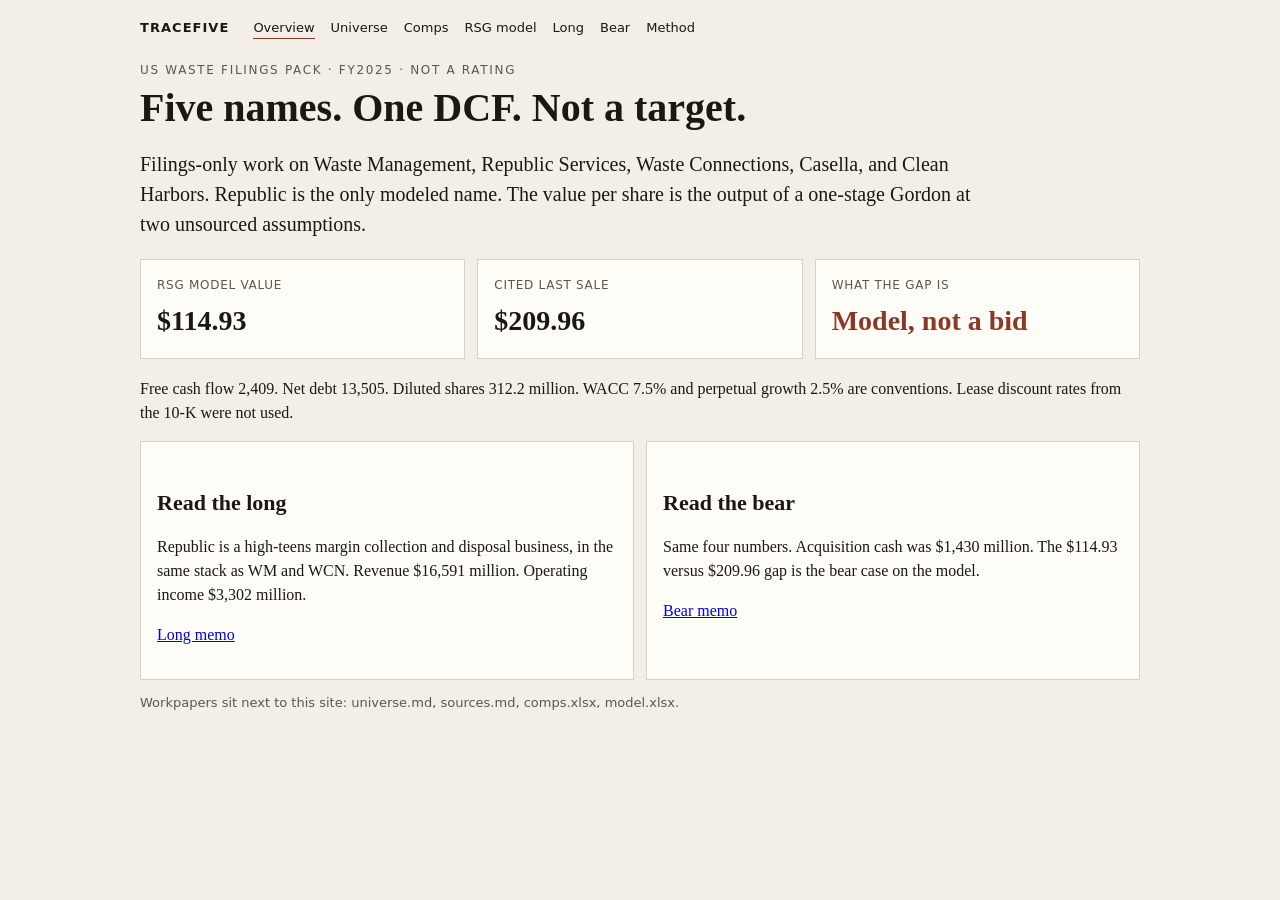
<file: index.html>
<!DOCTYPE html>
<html lang="en">
<head>
  <meta charset="utf-8" />
  <meta name="viewport" content="width=device-width, initial-scale=1" />
  <title>TraceFive</title>
  <link rel="stylesheet" href="style.css" />
</head>
<body>
  <nav>
    <span class="brand">TraceFive</span>
    <a class="on" href="index.html">Overview</a>
    <a href="universe.html">Universe</a>
    <a href="comps.html">Comps</a>
    <a href="model.html">RSG model</a>
    <a href="long.html">Long</a>
    <a href="short.html">Bear</a>
    <a href="method.html">Method</a>
  </nav>
  <main>
    <div class="kicker">US waste filings pack · FY2025 · not a rating</div>
    <h1>Five names. One DCF. Not a target.</h1>
    <p class="lede">Filings-only work on Waste Management, Republic Services, Waste Connections, Casella, and Clean Harbors. Republic is the only modeled name. The value per share is the output of a one-stage Gordon at two unsourced assumptions.</p>
    <div class="grid">
      <div class="card"><span>RSG model value</span><strong>$114.93</strong></div>
      <div class="card"><span>Cited last sale</span><strong>$209.96</strong></div>
      <div class="card"><span>What the gap is</span><strong class="warn">Model, not a bid</strong></div>
    </div>
    <p>Free cash flow 2,409. Net debt 13,505. Diluted shares 312.2 million. WACC 7.5% and perpetual growth 2.5% are conventions. Lease discount rates from the 10-K were not used.</p>
    <div class="two">
      <div class="card"><h2>Read the long</h2><p>Republic is a high-teens margin collection and disposal business, in the same stack as WM and WCN. Revenue $16,591 million. Operating income $3,302 million.</p><p><a href="long.html">Long memo</a></p></div>
      <div class="card"><h2>Read the bear</h2><p>Same four numbers. Acquisition cash was $1,430 million. The $114.93 versus $209.96 gap is the bear case on the model.</p><p><a href="short.html">Bear memo</a></p></div>
    </div>
    <p class="note">Workpapers sit next to this site: universe.md, sources.md, comps.xlsx, model.xlsx.</p>
  </main>
</body>
</html>
</file>
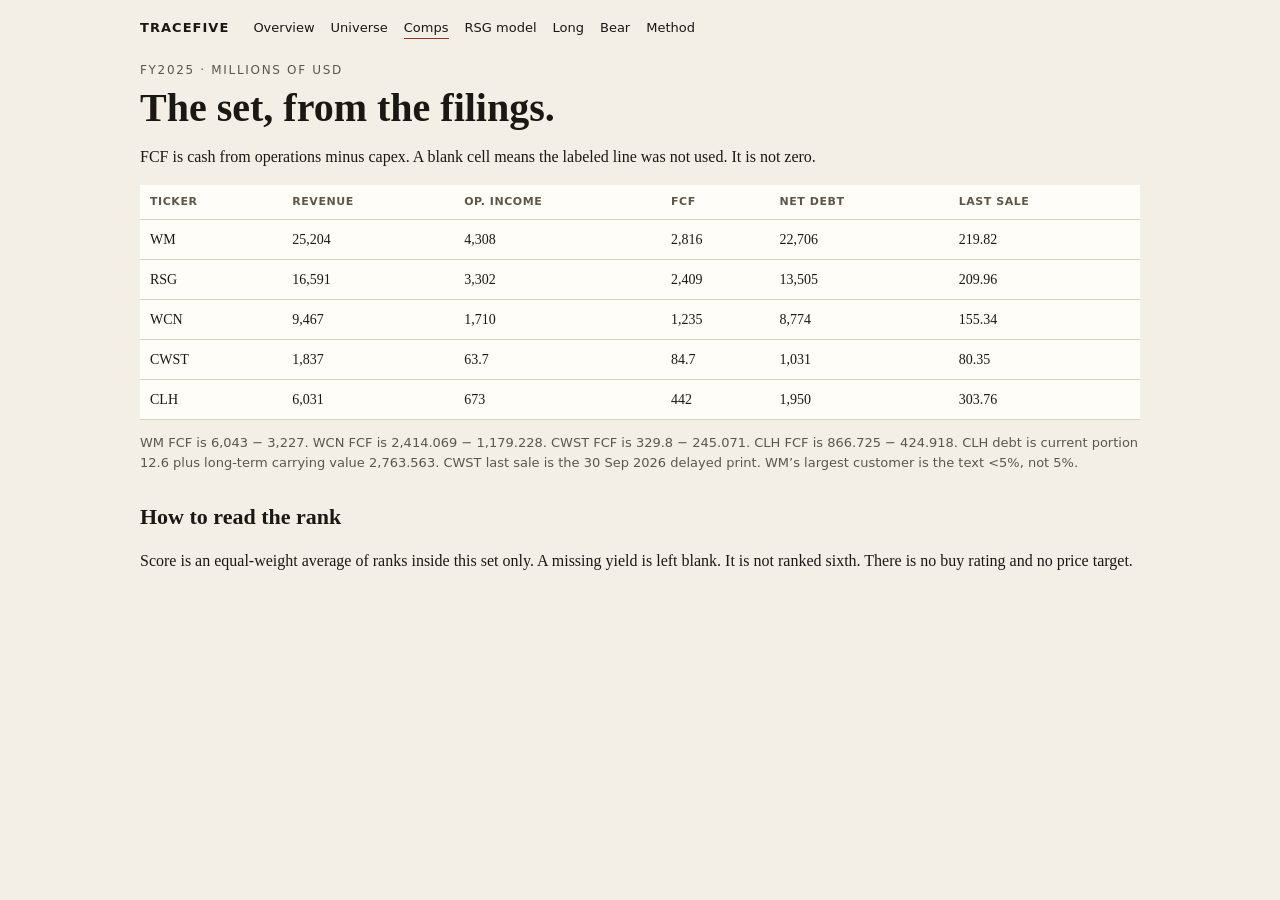
<file: comps.html>
<!DOCTYPE html>
<html lang="en">
<head>
  <meta charset="utf-8" />
  <meta name="viewport" content="width=device-width, initial-scale=1" />
  <title>Comps — TraceFive</title>
  <link rel="stylesheet" href="style.css" />
</head>
<body>
  <nav>
    <span class="brand">TraceFive</span>
    <a href="index.html">Overview</a>
    <a href="universe.html">Universe</a>
    <a class="on" href="comps.html">Comps</a>
    <a href="model.html">RSG model</a>
    <a href="long.html">Long</a>
    <a href="short.html">Bear</a>
    <a href="method.html">Method</a>
  </nav>
  <main>
    <div class="kicker">FY2025 · millions of USD</div>
    <h1>The set, from the filings.</h1>
    <p>FCF is cash from operations minus capex. A blank cell means the labeled line was not used. It is not zero.</p>
    <table>
      <thead>
        <tr><th>Ticker</th><th>Revenue</th><th>Op. income</th><th>FCF</th><th>Net debt</th><th>Last sale</th></tr>
      </thead>
      <tbody>
        <tr><td>WM</td><td>25,204</td><td>4,308</td><td>2,816</td><td>22,706</td><td>219.82</td></tr>
        <tr><td>RSG</td><td>16,591</td><td>3,302</td><td>2,409</td><td>13,505</td><td>209.96</td></tr>
        <tr><td>WCN</td><td>9,467</td><td>1,710</td><td>1,235</td><td>8,774</td><td>155.34</td></tr>
        <tr><td>CWST</td><td>1,837</td><td>63.7</td><td>84.7</td><td>1,031</td><td>80.35</td></tr>
        <tr><td>CLH</td><td>6,031</td><td>673</td><td>442</td><td>1,950</td><td>303.76</td></tr>
      </tbody>
    </table>
    <p class="note">WM FCF is 6,043 − 3,227. WCN FCF is 2,414.069 − 1,179.228. CWST FCF is 329.8 − 245.071. CLH FCF is 866.725 − 424.918. CLH debt is current portion 12.6 plus long-term carrying value 2,763.563. CWST last sale is the 30 Sep 2026 delayed print. WM’s largest customer is the text &lt;5%, not 5%.</p>
    <h2>How to read the rank</h2>
    <p>Score is an equal-weight average of ranks inside this set only. A missing yield is left blank. It is not ranked sixth. There is no buy rating and no price target.</p>
  </main>
</body>
</html>
</file>
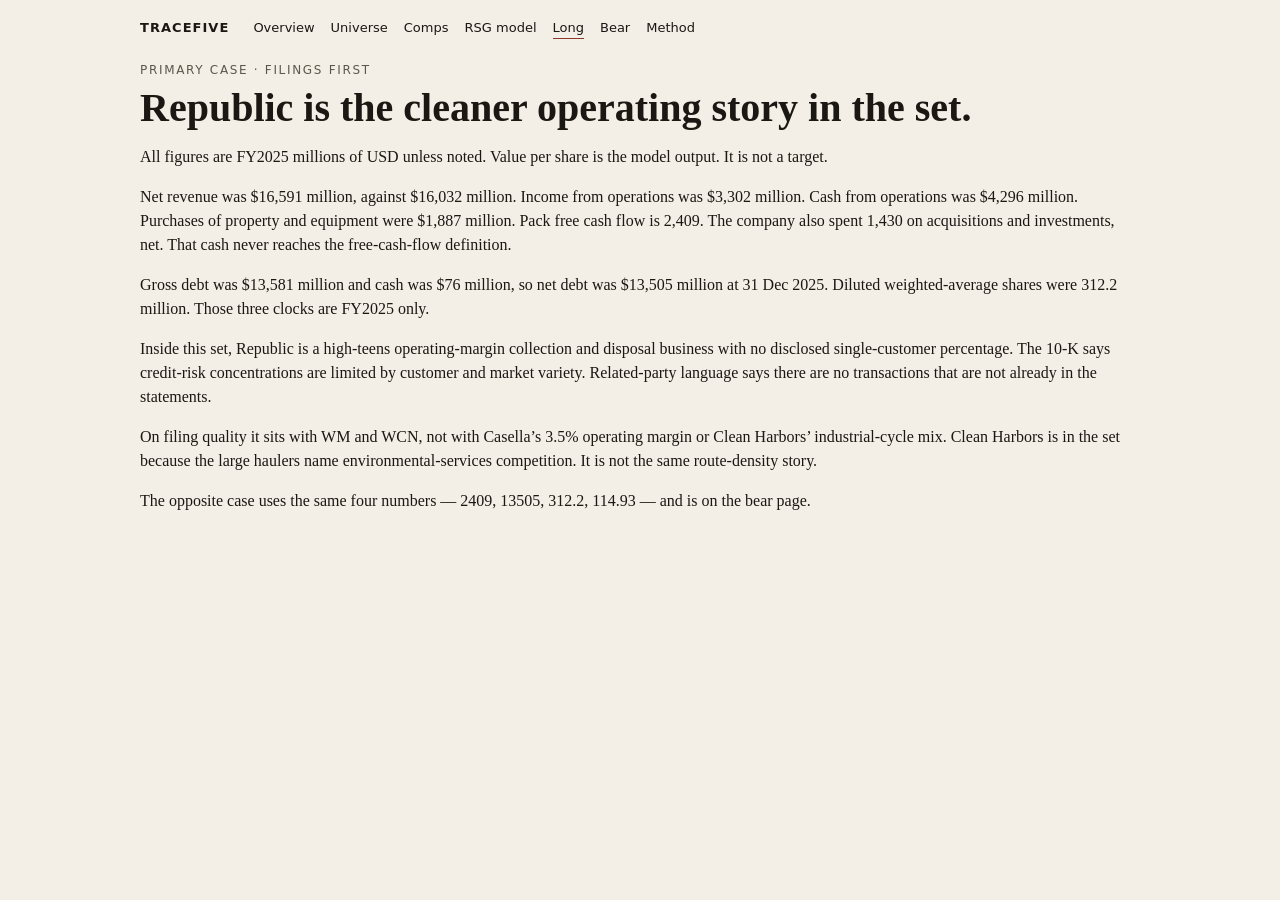
<file: long.html>
<!DOCTYPE html>
<html lang="en">
<head>
  <meta charset="utf-8" />
  <meta name="viewport" content="width=device-width, initial-scale=1" />
  <title>Long — TraceFive</title>
  <link rel="stylesheet" href="style.css" />
</head>
<body>
  <nav>
    <span class="brand">TraceFive</span>
    <a href="index.html">Overview</a>
    <a href="universe.html">Universe</a>
    <a href="comps.html">Comps</a>
    <a href="model.html">RSG model</a>
    <a class="on" href="long.html">Long</a>
    <a href="short.html">Bear</a>
    <a href="method.html">Method</a>
  </nav>
  <main>
    <div class="kicker">Primary case · filings first</div>
    <h1>Republic is the cleaner operating story in the set.</h1>
    <p>All figures are FY2025 millions of USD unless noted. Value per share is the model output. It is not a target.</p>
    <p>Net revenue was $16,591 million, against $16,032 million. Income from operations was $3,302 million. Cash from operations was $4,296 million. Purchases of property and equipment were $1,887 million. Pack free cash flow is 2,409. The company also spent 1,430 on acquisitions and investments, net. That cash never reaches the free-cash-flow definition.</p>
    <p>Gross debt was $13,581 million and cash was $76 million, so net debt was $13,505 million at 31 Dec 2025. Diluted weighted-average shares were 312.2 million. Those three clocks are FY2025 only.</p>
    <p>Inside this set, Republic is a high-teens operating-margin collection and disposal business with no disclosed single-customer percentage. The 10-K says credit-risk concentrations are limited by customer and market variety. Related-party language says there are no transactions that are not already in the statements.</p>
    <p>On filing quality it sits with WM and WCN, not with Casella’s 3.5% operating margin or Clean Harbors’ industrial-cycle mix. Clean Harbors is in the set because the large haulers name environmental-services competition. It is not the same route-density story.</p>
    <p>The opposite case uses the same four numbers — 2409, 13505, 312.2, 114.93 — and is on the bear page.</p>
  </main>
</body>
</html>
</file>
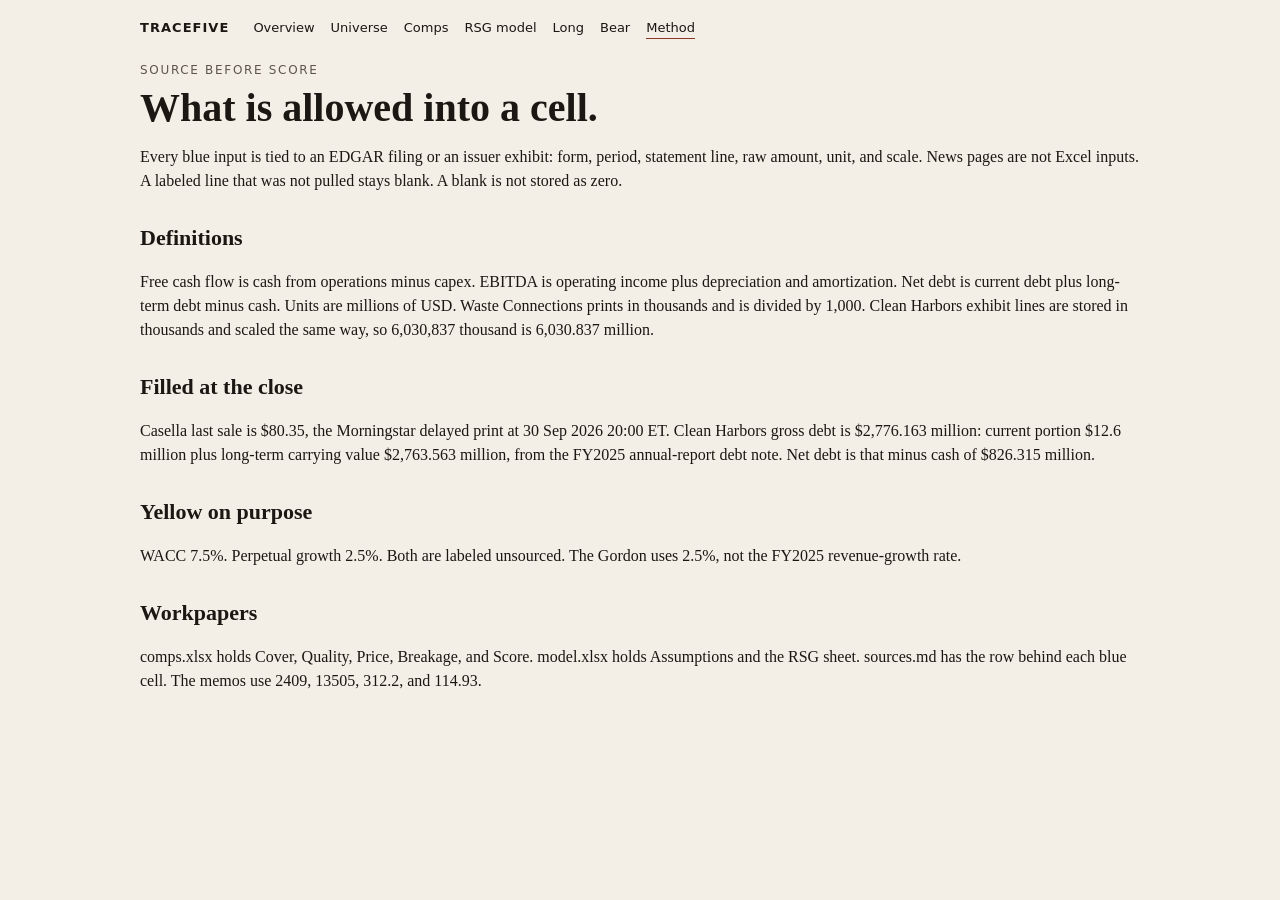
<file: method.html>
<!DOCTYPE html>
<html lang="en">
<head>
  <meta charset="utf-8" />
  <meta name="viewport" content="width=device-width, initial-scale=1" />
  <title>Method — TraceFive</title>
  <link rel="stylesheet" href="style.css" />
</head>
<body>
  <nav>
    <span class="brand">TraceFive</span>
    <a href="index.html">Overview</a>
    <a href="universe.html">Universe</a>
    <a href="comps.html">Comps</a>
    <a href="model.html">RSG model</a>
    <a href="long.html">Long</a>
    <a href="short.html">Bear</a>
    <a class="on" href="method.html">Method</a>
  </nav>
  <main>
    <div class="kicker">Source before score</div>
    <h1>What is allowed into a cell.</h1>
    <p>Every blue input is tied to an EDGAR filing or an issuer exhibit: form, period, statement line, raw amount, unit, and scale. News pages are not Excel inputs. A labeled line that was not pulled stays blank. A blank is not stored as zero.</p>
    <h2>Definitions</h2>
    <p>Free cash flow is cash from operations minus capex. EBITDA is operating income plus depreciation and amortization. Net debt is current debt plus long-term debt minus cash. Units are millions of USD. Waste Connections prints in thousands and is divided by 1,000. Clean Harbors exhibit lines are stored in thousands and scaled the same way, so 6,030,837 thousand is 6,030.837 million.</p>
    <h2>Filled at the close</h2>
    <p>Casella last sale is $80.35, the Morningstar delayed print at 30 Sep 2026 20:00 ET. Clean Harbors gross debt is $2,776.163 million: current portion $12.6 million plus long-term carrying value $2,763.563 million, from the FY2025 annual-report debt note. Net debt is that minus cash of $826.315 million.</p>
    <h2>Yellow on purpose</h2>
    <p>WACC 7.5%. Perpetual growth 2.5%. Both are labeled unsourced. The Gordon uses 2.5%, not the FY2025 revenue-growth rate.</p>
    <h2>Workpapers</h2>
    <p>comps.xlsx holds Cover, Quality, Price, Breakage, and Score. model.xlsx holds Assumptions and the RSG sheet. sources.md has the row behind each blue cell. The memos use 2409, 13505, 312.2, and 114.93.</p>
  </main>
</body>
</html>
</file>
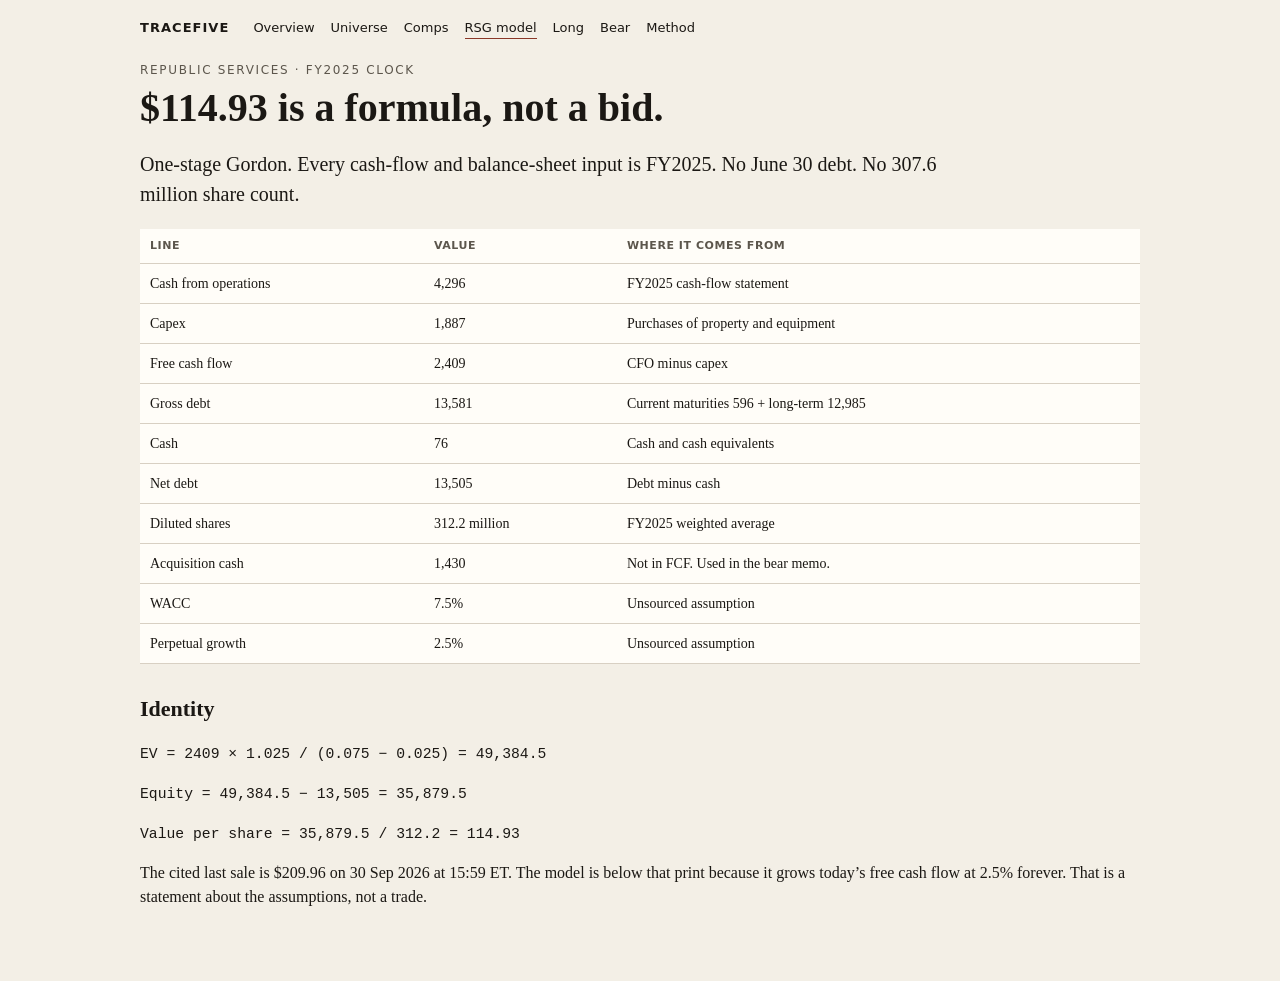
<file: model.html>
<!DOCTYPE html>
<html lang="en">
<head>
  <meta charset="utf-8" />
  <meta name="viewport" content="width=device-width, initial-scale=1" />
  <title>RSG model — TraceFive</title>
  <link rel="stylesheet" href="style.css" />
</head>
<body>
  <nav>
    <span class="brand">TraceFive</span>
    <a href="index.html">Overview</a>
    <a href="universe.html">Universe</a>
    <a href="comps.html">Comps</a>
    <a class="on" href="model.html">RSG model</a>
    <a href="long.html">Long</a>
    <a href="short.html">Bear</a>
    <a href="method.html">Method</a>
  </nav>
  <main>
    <div class="kicker">Republic Services · FY2025 clock</div>
    <h1>$114.93 is a formula, not a bid.</h1>
    <p class="lede">One-stage Gordon. Every cash-flow and balance-sheet input is FY2025. No June 30 debt. No 307.6 million share count.</p>
    <table>
      <thead><tr><th>Line</th><th>Value</th><th>Where it comes from</th></tr></thead>
      <tbody>
        <tr><td>Cash from operations</td><td>4,296</td><td>FY2025 cash-flow statement</td></tr>
        <tr><td>Capex</td><td>1,887</td><td>Purchases of property and equipment</td></tr>
        <tr><td>Free cash flow</td><td>2,409</td><td>CFO minus capex</td></tr>
        <tr><td>Gross debt</td><td>13,581</td><td>Current maturities 596 + long-term 12,985</td></tr>
        <tr><td>Cash</td><td>76</td><td>Cash and cash equivalents</td></tr>
        <tr><td>Net debt</td><td>13,505</td><td>Debt minus cash</td></tr>
        <tr><td>Diluted shares</td><td>312.2 million</td><td>FY2025 weighted average</td></tr>
        <tr><td>Acquisition cash</td><td>1,430</td><td>Not in FCF. Used in the bear memo.</td></tr>
        <tr><td>WACC</td><td>7.5%</td><td>Unsourced assumption</td></tr>
        <tr><td>Perpetual growth</td><td>2.5%</td><td>Unsourced assumption</td></tr>
      </tbody>
    </table>
    <h2>Identity</h2>
    <p><code>EV = 2409 × 1.025 / (0.075 − 0.025) = 49,384.5</code></p>
    <p><code>Equity = 49,384.5 − 13,505 = 35,879.5</code></p>
    <p><code>Value per share = 35,879.5 / 312.2 = 114.93</code></p>
    <p>The cited last sale is $209.96 on 30 Sep 2026 at 15:59 ET. The model is below that print because it grows today’s free cash flow at 2.5% forever. That is a statement about the assumptions, not a trade.</p>
  </main>
</body>
</html>
</file>
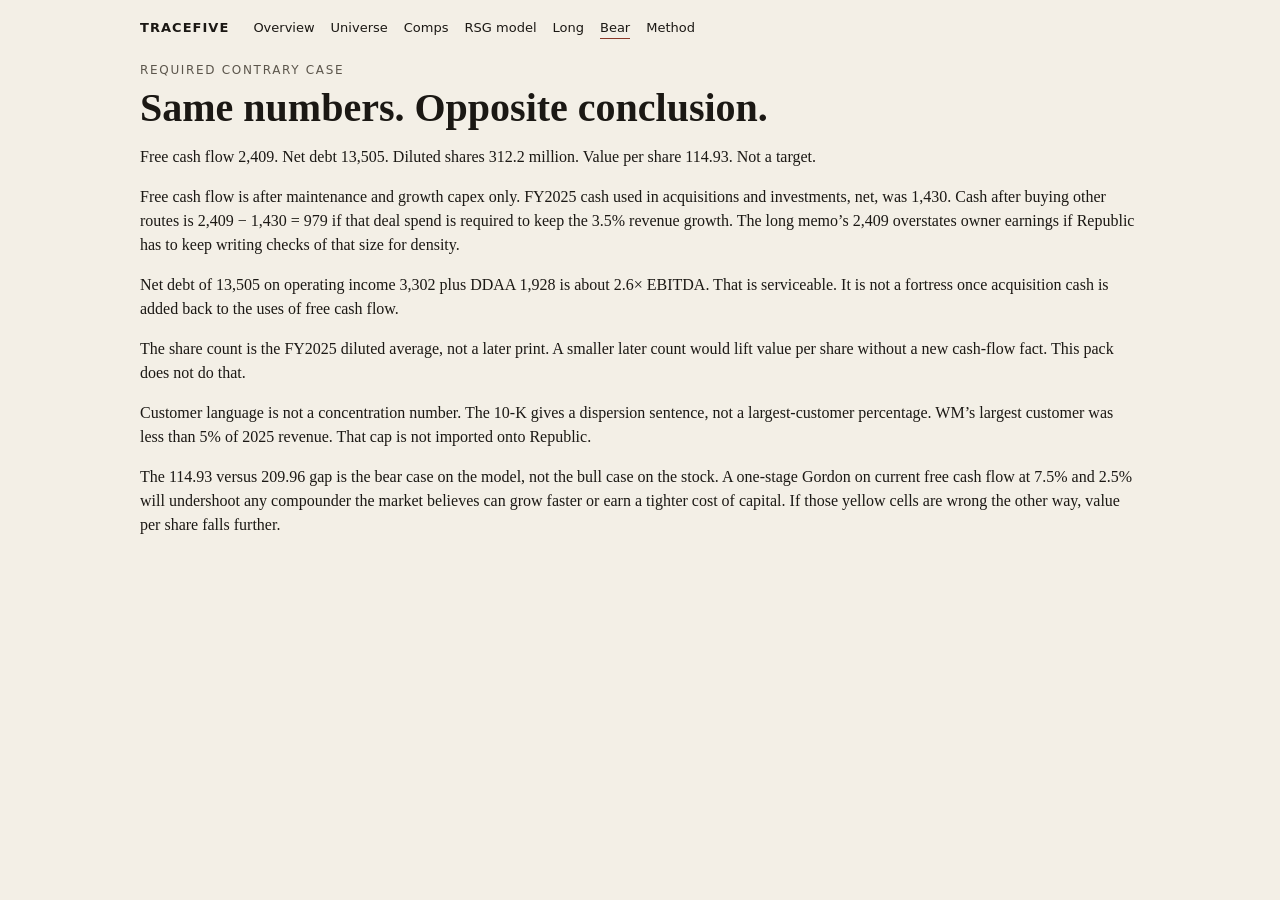
<file: short.html>
<!DOCTYPE html>
<html lang="en">
<head>
  <meta charset="utf-8" />
  <meta name="viewport" content="width=device-width, initial-scale=1" />
  <title>Bear — TraceFive</title>
  <link rel="stylesheet" href="style.css" />
</head>
<body>
  <nav>
    <span class="brand">TraceFive</span>
    <a href="index.html">Overview</a>
    <a href="universe.html">Universe</a>
    <a href="comps.html">Comps</a>
    <a href="model.html">RSG model</a>
    <a href="long.html">Long</a>
    <a class="on" href="short.html">Bear</a>
    <a href="method.html">Method</a>
  </nav>
  <main>
    <div class="kicker">Required contrary case</div>
    <h1>Same numbers. Opposite conclusion.</h1>
    <p>Free cash flow 2,409. Net debt 13,505. Diluted shares 312.2 million. Value per share 114.93. Not a target.</p>
    <p>Free cash flow is after maintenance and growth capex only. FY2025 cash used in acquisitions and investments, net, was 1,430. Cash after buying other routes is 2,409 − 1,430 = 979 if that deal spend is required to keep the 3.5% revenue growth. The long memo’s 2,409 overstates owner earnings if Republic has to keep writing checks of that size for density.</p>
    <p>Net debt of 13,505 on operating income 3,302 plus DDAA 1,928 is about 2.6× EBITDA. That is serviceable. It is not a fortress once acquisition cash is added back to the uses of free cash flow.</p>
    <p>The share count is the FY2025 diluted average, not a later print. A smaller later count would lift value per share without a new cash-flow fact. This pack does not do that.</p>
    <p>Customer language is not a concentration number. The 10-K gives a dispersion sentence, not a largest-customer percentage. WM’s largest customer was less than 5% of 2025 revenue. That cap is not imported onto Republic.</p>
    <p>The 114.93 versus 209.96 gap is the bear case on the model, not the bull case on the stock. A one-stage Gordon on current free cash flow at 7.5% and 2.5% will undershoot any compounder the market believes can grow faster or earn a tighter cost of capital. If those yellow cells are wrong the other way, value per share falls further.</p>
  </main>
</body>
</html>
</file>
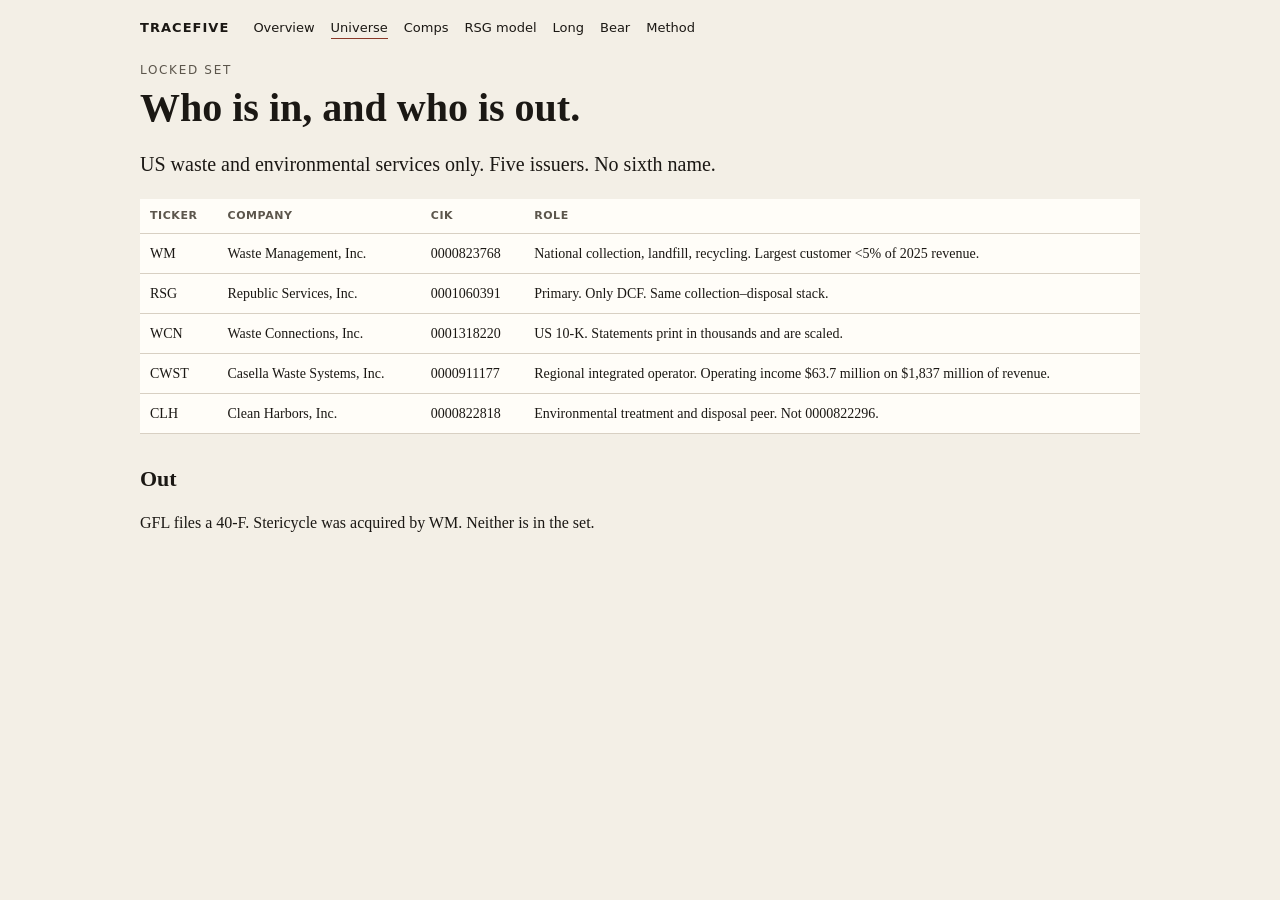
<file: universe.html>
<!DOCTYPE html>
<html lang="en">
<head>
  <meta charset="utf-8" />
  <meta name="viewport" content="width=device-width, initial-scale=1" />
  <title>Universe — TraceFive</title>
  <link rel="stylesheet" href="style.css" />
</head>
<body>
  <nav>
    <span class="brand">TraceFive</span>
    <a href="index.html">Overview</a>
    <a class="on" href="universe.html">Universe</a>
    <a href="comps.html">Comps</a>
    <a href="model.html">RSG model</a>
    <a href="long.html">Long</a>
    <a href="short.html">Bear</a>
    <a href="method.html">Method</a>
  </nav>
  <main>
    <div class="kicker">Locked set</div>
    <h1>Who is in, and who is out.</h1>
    <p class="lede">US waste and environmental services only. Five issuers. No sixth name.</p>
    <table>
      <thead><tr><th>Ticker</th><th>Company</th><th>CIK</th><th>Role</th></tr></thead>
      <tbody>
        <tr><td>WM</td><td>Waste Management, Inc.</td><td>0000823768</td><td>National collection, landfill, recycling. Largest customer &lt;5% of 2025 revenue.</td></tr>
        <tr><td>RSG</td><td>Republic Services, Inc.</td><td>0001060391</td><td>Primary. Only DCF. Same collection–disposal stack.</td></tr>
        <tr><td>WCN</td><td>Waste Connections, Inc.</td><td>0001318220</td><td>US 10-K. Statements print in thousands and are scaled.</td></tr>
        <tr><td>CWST</td><td>Casella Waste Systems, Inc.</td><td>0000911177</td><td>Regional integrated operator. Operating income $63.7 million on $1,837 million of revenue.</td></tr>
        <tr><td>CLH</td><td>Clean Harbors, Inc.</td><td>0000822818</td><td>Environmental treatment and disposal peer. Not 0000822296.</td></tr>
      </tbody>
    </table>
    <h2>Out</h2>
    <p>GFL files a 40-F. Stericycle was acquired by WM. Neither is in the set.</p>
  </main>
</body>
</html>
</file>
<file: style.css>
:root {
  --bg: #f3efe6;
  --ink: #1b1814;
  --muted: #5c564c;
  --line: #d8d0c3;
  --card: #fffdf8;
  --accent: #8a3828;
  --ok: #1e4a3b;
}
* { box-sizing: border-box; }
body {
  margin: 0;
  font-family: "Iowan Old Style", Palatino, Georgia, serif;
  background: var(--bg);
  color: var(--ink);
  line-height: 1.5;
}
nav {
  display: flex;
  gap: 16px;
  flex-wrap: wrap;
  align-items: baseline;
  max-width: 1040px;
  margin: 0 auto;
  padding: 18px 20px 0;
  font-family: ui-sans-serif, system-ui, sans-serif;
  font-size: 13px;
}
nav a { color: var(--ink); text-decoration: none; border-bottom: 1px solid transparent; }
nav a.on, nav a:hover { border-bottom-color: var(--accent); }
nav .brand { font-weight: 650; letter-spacing: 0.08em; text-transform: uppercase; margin-right: 8px; }
main { max-width: 1040px; margin: 0 auto; padding: 22px 20px 56px; }
h1 { font-size: 40px; line-height: 1.05; margin: 8px 0 12px; font-weight: 560; }
h2 { font-size: 22px; margin: 28px 0 8px; }
.kicker { letter-spacing: 0.14em; text-transform: uppercase; font-size: 12px; color: var(--muted); font-family: ui-sans-serif, system-ui, sans-serif; }
.lede { font-size: 20px; max-width: 42em; }
.grid { display: grid; grid-template-columns: repeat(3, 1fr); gap: 12px; margin: 18px 0; }
.card { background: var(--card); border: 1px solid var(--line); padding: 16px; }
.card span, .note, th { font-family: ui-sans-serif, system-ui, sans-serif; }
.card span { display: block; font-size: 12px; letter-spacing: 0.06em; text-transform: uppercase; color: var(--muted); }
.card strong { display: block; font-size: 28px; margin-top: 6px; }
.warn { color: var(--accent); }
table { width: 100%; border-collapse: collapse; background: var(--card); }
th, td { text-align: left; padding: 9px 10px; border-bottom: 1px solid var(--line); font-size: 14px; vertical-align: top; }
th { font-size: 11px; letter-spacing: 0.05em; text-transform: uppercase; color: var(--muted); }
.note { font-size: 13px; color: var(--muted); }
code { font-family: ui-monospace, SFMono-Regular, Menlo, monospace; font-size: 0.92em; }
.two { display: grid; grid-template-columns: 1fr 1fr; gap: 12px; }
a.file { color: var(--accent); }
@media (max-width: 800px) {
  .grid, .two { grid-template-columns: 1fr; }
  h1 { font-size: 32px; }
}
</file>
